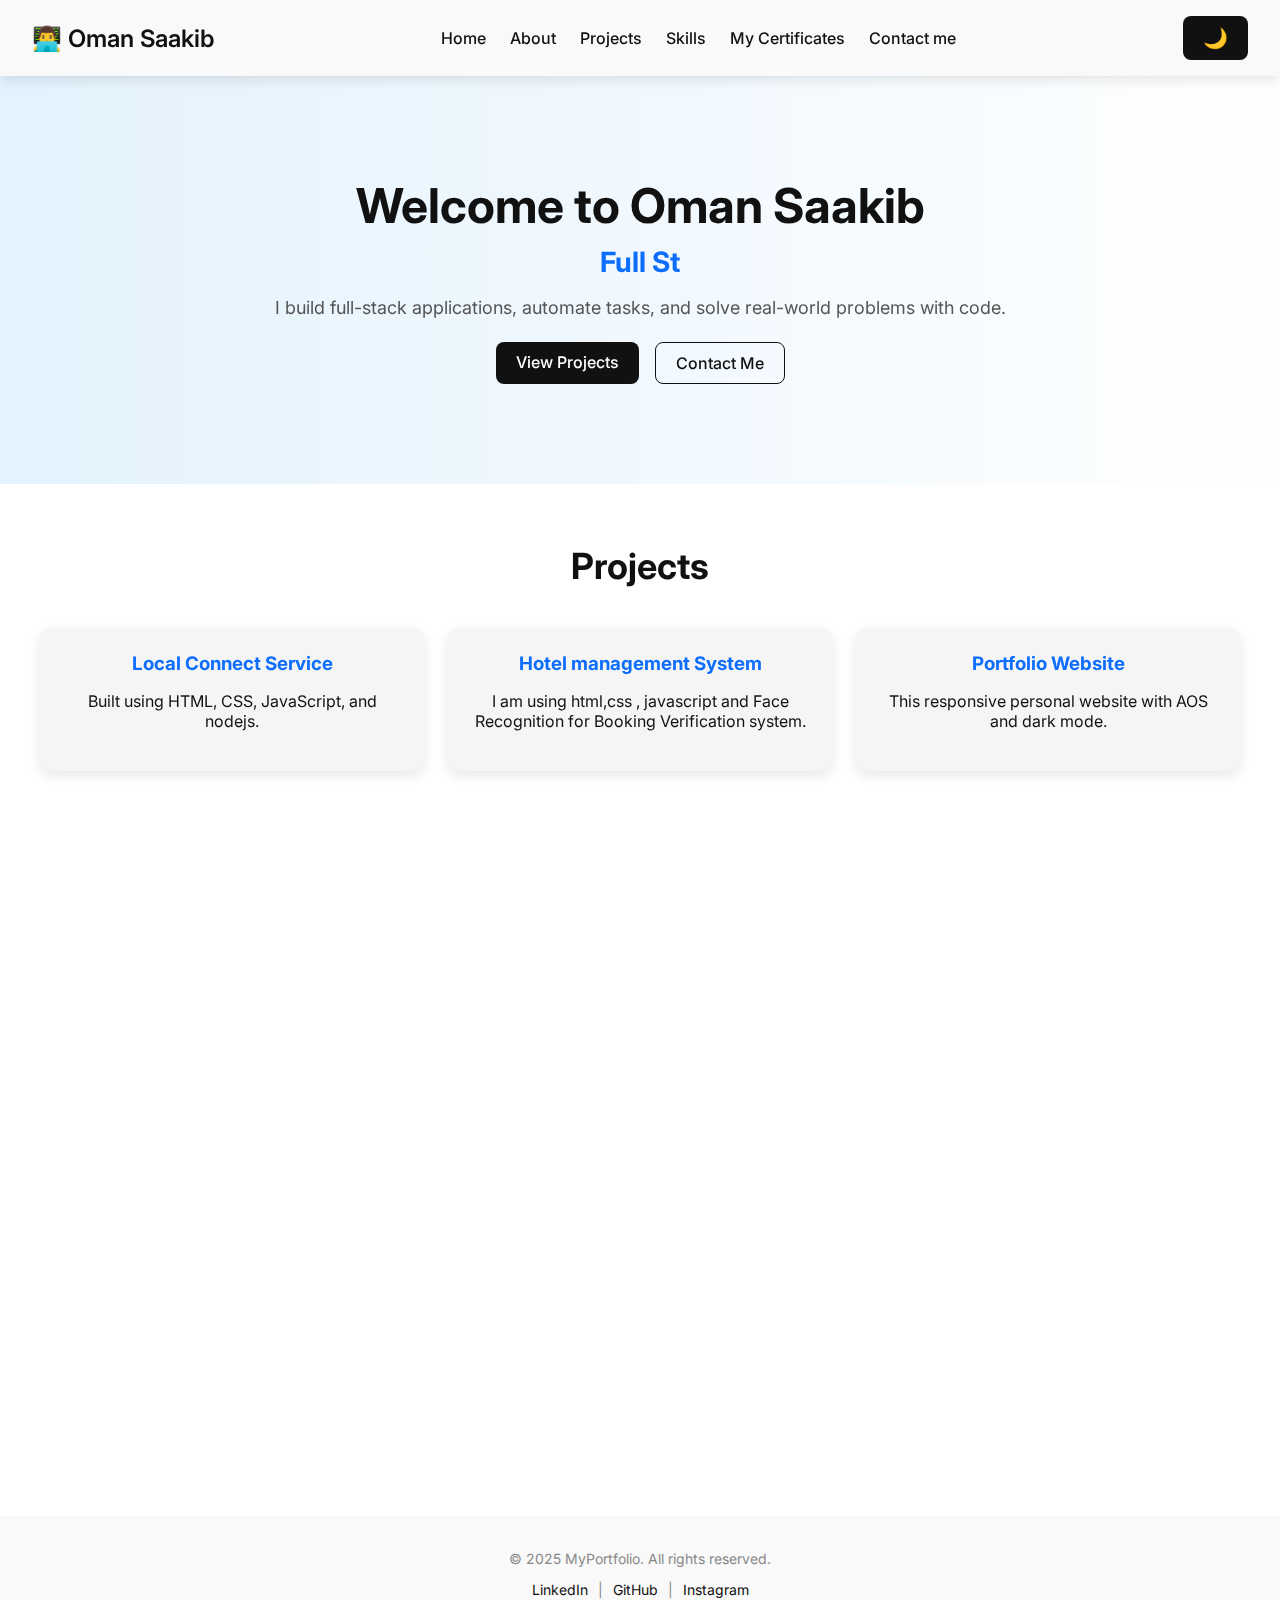
<file: index.html>
<!DOCTYPE html>
<html lang="en">

<head>
    <meta charset="UTF-8" />
    <meta name="viewport" content="width=device-width, initial-scale=1.0" />
    <title>My Portfolio</title>
    <link rel="stylesheet" href="style.css" />
    <link href="https://fonts.googleapis.com/css2?family=Inter:wght@400;600;800&display=swap" rel="stylesheet">
    <link href="https://unpkg.com/aos@2.3.1/dist/aos.css" rel="stylesheet">
</head>

<body>
    <header>
        <nav class="navbar">
            <div class="logo">👨‍💻 Oman Saakib</div>
            <ul class="nav-links">
                <li><a href="index.html">Home</a></li>
                <li><a href="about.html">About</a></li>
                <li><a href="projects.html">Projects</a></li>
                <li><a href="skills.html">Skills</a></li>
                <li><a href="cerficate.html">My Certificates</a></li>
                <li><a href="contact.html">Contact me</a></li>
            </ul>
            <div class="nav-buttons">
                
                <!-- 🌗 Theme Toggle Button -->
                <button id="theme-toggle" class="btn theme-toggle">🌙</button>
            </div>

        </nav>
    </header>

    <!-- Hero Section -->
    <section class="hero" id="home">
        <div class="hero-overlay" data-aos="fade-up">
            <h1>Welcome to Oman Saakib</h1>
            <h2><span id="typing"></span></h2>
            <p>I build full-stack applications, automate tasks, and solve real-world problems with code.</p>
            <div class="hero-buttons">
                <a href="projects.html" class="btn">View Projects</a>
                <a href="#contact" class="btn btn-light">Contact Me</a>
            </div>
        </div>
    </section>

    <!-- Projects Section -->
    <section class="projects" id="projects">
        <h2 data-aos="fade-right">Projects</h2>
        <div class="project-grid">
            <div class="project-card" data-aos="zoom-in">
                <h3>Local Connect Service</h3>
                <p>Built using HTML, CSS, JavaScript, and nodejs.</p>
            </div>
            <div class="project-card" data-aos="zoom-in" data-aos-delay="100">
                <h3>Hotel management System</h3>
                <p>I am using html,css , javascript and Face Recognition for Booking Verification system. </p>
            </div>
            <div class="project-card" data-aos="zoom-in" data-aos-delay="200">
                <h3>Portfolio Website</h3>
                <p>This responsive personal website with AOS and dark mode.</p>
            </div>
        </div>
    </section>

    <!-- Skills Section -->
    <section class="skills" id="skills">
        <h2 data-aos="fade-left">Skills</h2>
        <div class="skills-grid">
            <div class="skill-item" data-aos="flip-left">HTML</div>
            <div class="skill-item" data-aos="flip-left" data-aos-delay="100">CSS</div>
            <div class="skill-item" data-aos="flip-left" data-aos-delay="200">JavaScript</div>
            <div class="skill-item" data-aos="flip-left" data-aos-delay="300">python</div>
            <div class="skill-item" data-aos="flip-left" data-aos-delay="400">Node.js</div>
            <div class="skill-item" data-aos="flip-left" data-aos-delay="500">MongoDB</div>
            <div class="skill-item" data-aos="flip-left" data-aos-delay="500">Java</div>
            <div class="skill-item" data-aos="flip-left" data-aos-delay="500">Sql</div>
        </div>
    </section>

    <!-- Contact Section -->
    <section class="contact" id="contact">
        <h2 data-aos="fade-up">Contact Me</h2>
        <form class="contact-form" data-aos="fade-up" data-aos-delay="200">
            <input type="text" placeholder="Your Name" required />
            <input type="email" placeholder="Your Email" required />
            <textarea placeholder="Your Message" required></textarea>
            <button type="submit" class="btn">Send Message</button>
        </form>
    </section>

    <!-- Footer -->
    <!-- Footer -->
<footer>
    <p>&copy; 2025 MyPortfolio. All rights reserved.</p>
    <div class="socials">
        <a href="https://www.linkedin.com/in/oman-saakib-7404b0255/" target="_blank">LinkedIn</a> |
        <a href="https://github.com/codingwithomansaakib" target="_blank">GitHub</a> |
        <a href="https://www.instagram.com/oman_saakib07/" target="_blank">Instagram</a>
    </div>
</footer>


    <!-- Scripts -->
    <link href="https://unpkg.com/aos@2.3.4/dist/aos.css" rel="stylesheet" />
    <script src="https://unpkg.com/aos@2.3.1/dist/aos.js"></script>
    <script>
        AOS.init();
    </script>
    <script src="script.js"></script>
</body>

</html>
</file>
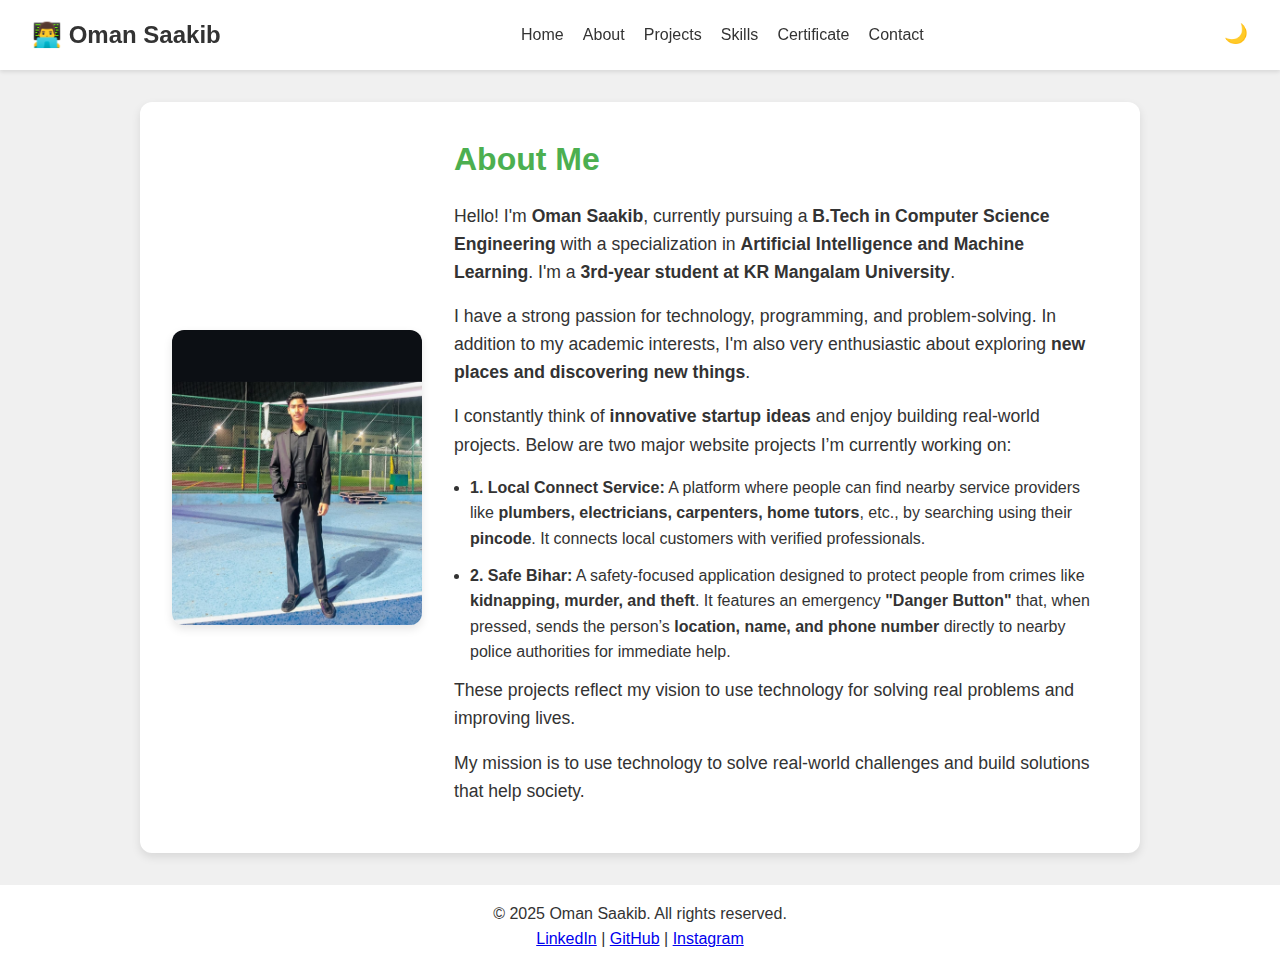
<file: about.html>
<!DOCTYPE html>
<html lang="en">

<head>
  <meta charset="UTF-8" />
  <meta name="viewport" content="width=device-width, initial-scale=1.0" />
  <title>About Me</title>
  <style>
    :root {
      --bg-color: #f0f0f0;
      --text-color: #333;
      --primary: #4caf50;
      --card-bg: #ffffff;
      --shadow: rgba(0, 0, 0, 0.1);
    }

    body.dark-mode {
      --bg-color: #121212;
      --text-color: #f9f9f9;
      --card-bg: #1e1e1e;
      --shadow: rgba(255, 255, 255, 0.05);
    }

    * {
      margin: 0;
      padding: 0;
      box-sizing: border-box;
      transition: background 0.3s, color 0.3s;
    }

    body {
      font-family: 'Segoe UI', sans-serif;
      background-color: var(--bg-color);
      color: var(--text-color);
      line-height: 1.6;
    }

    .navbar {
      background: var(--card-bg);
      display: flex;
      justify-content: space-between;
      align-items: center;
      padding: 1rem 2rem;
      box-shadow: 0 2px 4px var(--shadow);
      position: sticky;
      top: 0;
      z-index: 1000;
    }

    .navbar .logo {
      font-weight: bold;
      font-size: 1.5rem;
    }

    .navbar ul {
      list-style: none;
      display: flex;
      gap: 1.2rem;
    }

    .navbar ul li a {
      text-decoration: none;
      color: var(--text-color);
      font-weight: 500;
    }

    .navbar ul li a:hover {
      color: var(--primary);
    }

    .theme-toggle {
      background: none;
      border: none;
      font-size: 1.2rem;
      cursor: pointer;
    }

    .about-container {
      max-width: 1000px;
      margin: 2rem auto;
      padding: 2rem;
      background: var(--card-bg);
      box-shadow: 0 4px 10px var(--shadow);
      border-radius: 12px;
      display: flex;
      flex-wrap: wrap;
      gap: 2rem;
      align-items: center;
    }

    .about-container img {
      width: 250px;
      border-radius: 12px;
      box-shadow: 0 4px 10px var(--shadow);
    }

    .about-text {
      flex: 1;
    }

    .about-text h1 {
      font-size: 2rem;
      margin-bottom: 1rem;
      color: var(--primary);
    }

    .about-text p {
      margin-bottom: 1rem;
      font-size: 1.1rem;
    }

    .about-text ul {
      padding-left: 1rem;
      margin-top: 1rem;
    }

    .about-text ul li {
      margin-bottom: 0.7rem;
      font-size: 1rem;
    }

    footer {
      text-align: center;
      padding: 1rem;
      background: var(--card-bg);
      color: var(--text-color);
      margin-top: 2rem;
    }

    @media (max-width: 768px) {
      .about-container {
        flex-direction: column;
        align-items: flex-start;
      }

      .about-container img {
        width: 100%;
        max-width: 300px;
        align-self: center;
      }
    }
  </style>
</head>

<body>
  <header>
    <nav class="navbar">
      <div class="logo">👨‍💻 Oman Saakib</div>
      <ul class="nav-links">
        <li><a href="index.html">Home</a></li>
        <li><a href="about.html">About</a></li>
        <li><a href="projects.html">Projects</a></li>
        <li><a href="skills.html">Skills</a></li>
        <li><a href="certificate.html">Certificate</a></li>
        <li><a href="contact.html">Contact</a></li>
      </ul>
      <div class="nav-buttons">
        <button id="theme-toggle" class="btn theme-toggle">🌙</button>
      </div>
    </nav>
  </header>

  <main class="about-container">
    <img src="my image.jpg" alt="Oman Saakib Photo" />
    <div class="about-text">
      <h1>About Me</h1>
      <p>Hello! I'm <strong>Oman Saakib</strong>, currently pursuing a <strong>B.Tech in Computer Science
          Engineering</strong> with a specialization in <strong>Artificial Intelligence and Machine Learning</strong>.
        I'm a <strong>3rd-year student at KR Mangalam University</strong>.</p>

      <p>I have a strong passion for technology, programming, and problem-solving. In addition to my academic interests,
        I'm also very enthusiastic about exploring <strong>new places and discovering new things</strong>.</p>

      <p>I constantly think of <strong>innovative startup ideas</strong> and enjoy building real-world projects. Below
        are two major website projects I’m currently working on:</p>

      <ul>
        <li><strong>1. Local Connect Service:</strong> A platform where people can find nearby service providers like
          <strong>plumbers, electricians, carpenters, home tutors</strong>, etc., by searching using their
          <strong>pincode</strong>. It connects local customers with verified professionals.
        </li>
        <li><strong>2. Safe Bihar:</strong> A safety-focused application designed to protect people from crimes like
          <strong>kidnapping, murder, and theft</strong>. It features an emergency <strong>"Danger Button"</strong>
          that, when pressed, sends the person’s <strong>location, name, and phone number</strong> directly to nearby
          police authorities for immediate help.
        </li>
      </ul>

      <p>These projects reflect my vision to use technology for solving real problems and improving lives.</p>

      <p>My mission is to use technology to solve real-world challenges and build solutions that help society.</p>
    </div>


    </div>
  </main>

  <footer>

    <p>&copy; 2025 Oman Saakib. All rights reserved.</p>
    <div class="socials">
      <a href="https://www.linkedin.com/in/oman-saakib-7404b0255/" target="_blank">LinkedIn</a> |
      <a href="https://github.com/codingwithomansaakib" target="_blank">GitHub</a> |
      <a href="https://www.instagram.com/oman_saakib07/" target="_blank">Instagram</a>
    </div>
  </footer>


  <script>
    const themeToggle = document.getElementById("theme-toggle");
    themeToggle.addEventListener("click", () => {
      document.body.classList.toggle("dark-mode");
      themeToggle.textContent = document.body.classList.contains("dark-mode") ? "☀️" : "🌙";
    });
  </script>
</body>

</html>
</file>
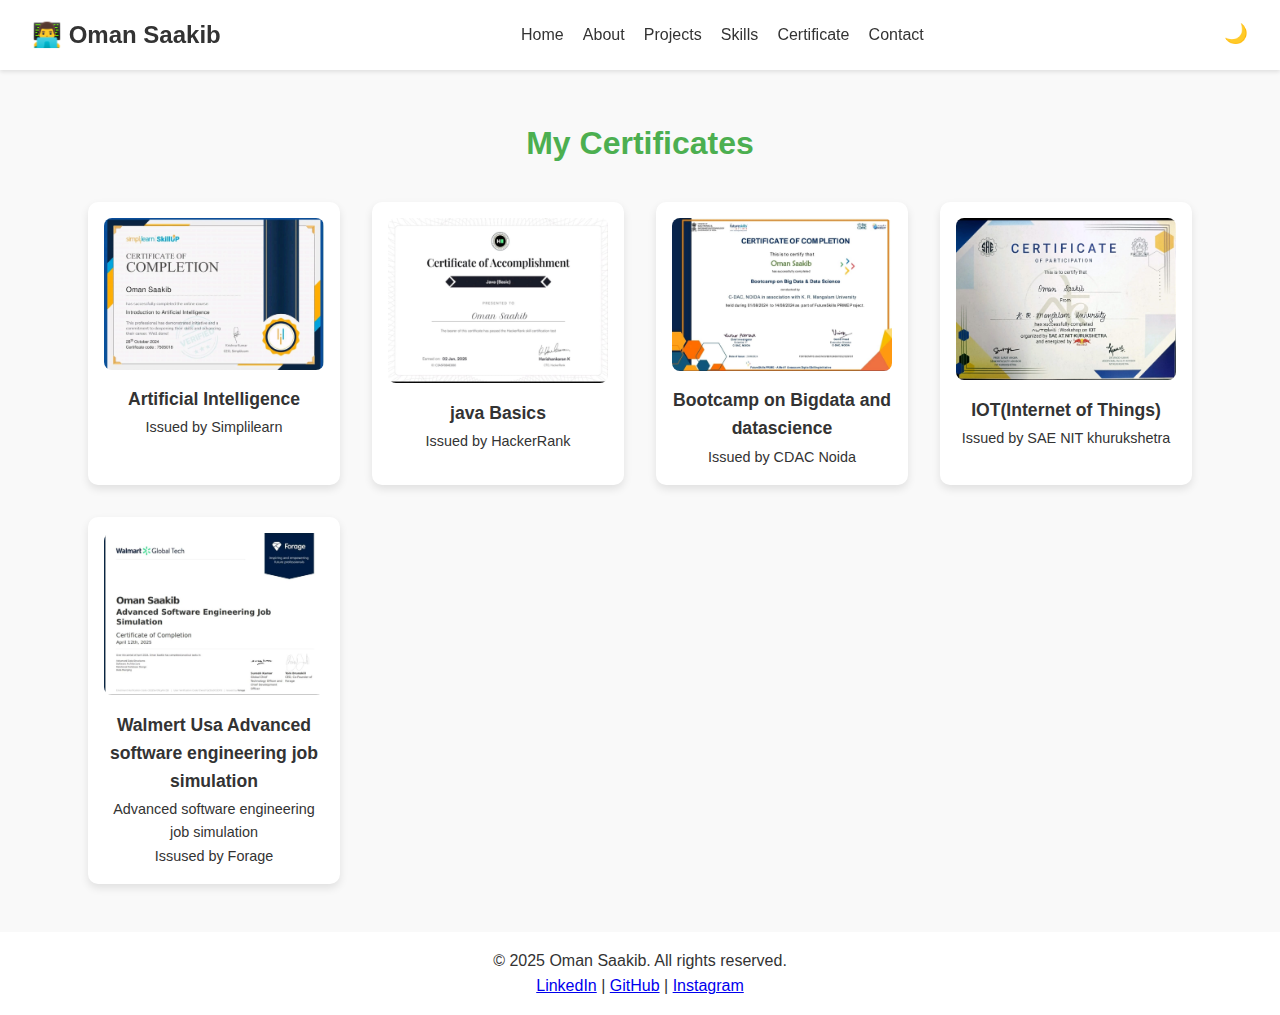
<file: cerficate.html>
<!DOCTYPE html>
<html lang="en">
<head>
  <meta charset="UTF-8" />
  <meta name="viewport" content="width=device-width, initial-scale=1.0"/>
  <title>Certificates</title>
  <style>
    /* Root Variables */
:root {
  --bg-color: #f9f9f9;
  --text-color: #333;
  --primary: #4caf50;
  --card-bg: #fff;
  --shadow: rgba(0, 0, 0, 0.1);
}

body.dark-mode {
  --bg-color: #121212;
  --text-color: #f1f1f1;
  --card-bg: #1e1e1e;
  --shadow: rgba(255, 255, 255, 0.05);
}

* {
  margin: 0;
  padding: 0;
  box-sizing: border-box;
  transition: background 0.3s, color 0.3s;
}

body {
  font-family: 'Segoe UI', sans-serif;
  background-color: var(--bg-color);
  color: var(--text-color);
  line-height: 1.6;
}

/* Navbar */
.navbar {
  background: var(--card-bg);
  padding: 1rem 2rem;
  display: flex;
  justify-content: space-between;
  align-items: center;
  box-shadow: 0 2px 4px var(--shadow);
  position: sticky;
  top: 0;
  z-index: 1000;
}

.navbar .logo {
  font-size: 1.5rem;
  font-weight: bold;
}

.navbar ul {
  display: flex;
  list-style: none;
  gap: 1.2rem;
}

.navbar ul li a {
  text-decoration: none;
  color: var(--text-color);
  font-weight: 500;
}

.navbar ul li a:hover {
  color: var(--primary);
}

.theme-toggle {
  background: none;
  border: none;
  font-size: 1.2rem;
  cursor: pointer;
}

/* Certificate Section */
.certificate-section {
  max-width: 1200px;
  margin: 2rem auto;
  padding: 1rem;
}

.certificate-section h2 {
  text-align: center;
  color: var(--primary);
  margin-bottom: 2rem;
  font-size: 2rem;
}

/* Grid layout */
.certificate-grid {
  display: grid;
  grid-template-columns: repeat(auto-fit, minmax(250px, 1fr));
  gap: 2rem;
  padding: 0 2rem;
}

/* Certificate card */
.certificate-card {
  background: var(--card-bg);
  padding: 1rem;
  border-radius: 10px;
  text-align: center;
  box-shadow: 0 4px 8px var(--shadow);
  transition: transform 0.3s ease;
}

.certificate-card:hover {
  transform: translateY(-5px);
  box-shadow: 0 6px 12px var(--shadow);
}

.certificate-card img {
  width: 100%;
  max-height: 180px; /* Resize image */
  object-fit: contain;
  border-radius: 8px;
  margin-bottom: 0.5rem;
}

.certificate-card h3 {
  font-size: 1.1rem;
  margin-bottom: 0.2rem;
}

.certificate-card p {
  font-size: 0.9rem;
  color: var(--text-color);
}

/* Footer */
footer {
  text-align: center;
  padding: 1rem;
  background: var(--card-bg);
  color: var(--text-color);
  margin-top: 2rem;
}

/* Responsive adjustments */
@media (max-width: 600px) {
  .navbar ul {
    flex-direction: column;
    gap: 0.8rem;
  }

  .certificate-card {
    padding: 0.8rem;
  }
}

  </style>
</head>
<body>
  <header>
    <nav class="navbar">
      <div class="logo">👨‍💻 Oman Saakib</div>
      <ul class="nav-links">
        <li><a href="index.html">Home</a></li>
        <li><a href="about.html">About</a></li>
        <li><a href="projects.html">Projects</a></li>
        <li><a href="skills.html">Skills</a></li>
        <li><a href="cerficate.html">Certificate</a></li>
        <li><a href="contact.html">Contact</a></li>
      </ul>
      <div class="nav-buttons">
        <button id="theme-toggle" class="btn theme-toggle">🌙</button>
      </div>
    </nav>
  </header>

  <main class="certificate-section">
  <h2>My Certificates</h2>

  <div class="certificate-grid">
    <div class="certificate-card">
      <img src="Itroduction to ai.jpg" alt="AI Certificate" />
      <h3>Artificial Intelligence</h3>
      <p>Issued by Simplilearn</p>
    </div>

    <div class="certificate-card">
      <img src="java certificate.jpg" alt="Java Certificate" />
      <h3>java Basics</h3>
      <p>Issued by HackerRank</p>
    </div>

    <div class="certificate-card">
      <img src="datascience and bigdata internship.jpg" alt="datascience and big data" />
      <h3>Bootcamp on Bigdata and datascience</h3>
      <p>Issued by CDAC Noida</p>
    </div>

    <div class="certificate-card">
      <img src="Nit khurukshetra.jpg" alt="Nit khurukshetra" />
      <h3>IOT(Internet of Things)</h3>
      <p>Issued by SAE NIT khurukshetra</p>
    </div>

    <div class="certificate-card">
      <img src="Walmert usa.jpg" alt=" walmert usa Advanced software engineering job simulation" />
      <h3>Walmert Usa Advanced software engineering job simulation</h3>
      <p> Advanced software engineering job simulation</p>
      <p> Issused by Forage</p>
    </div>

    <!-- Add more certificate-card divs as needed -->
  </div>
</main>


  <footer>

    <p>&copy; 2025 Oman Saakib. All rights reserved.</p>
    <div class="socials">
      <a href="https://www.linkedin.com/in/oman-saakib-7404b0255/" target="_blank">LinkedIn</a> |
      <a href="https://github.com/codingwithomansaakib" target="_blank">GitHub</a> |
      <a href="https://www.instagram.com/oman_saakib07/" target="_blank">Instagram</a>
    </div>
  </footer>

  <script>
    const themeToggle = document.getElementById("theme-toggle");
    themeToggle.addEventListener("click", () => {
      document.body.classList.toggle("dark-mode");
      themeToggle.textContent = document.body.classList.contains("dark-mode") ? "☀️" : "🌙";
    });
  </script>
</body>
</html>
</file>
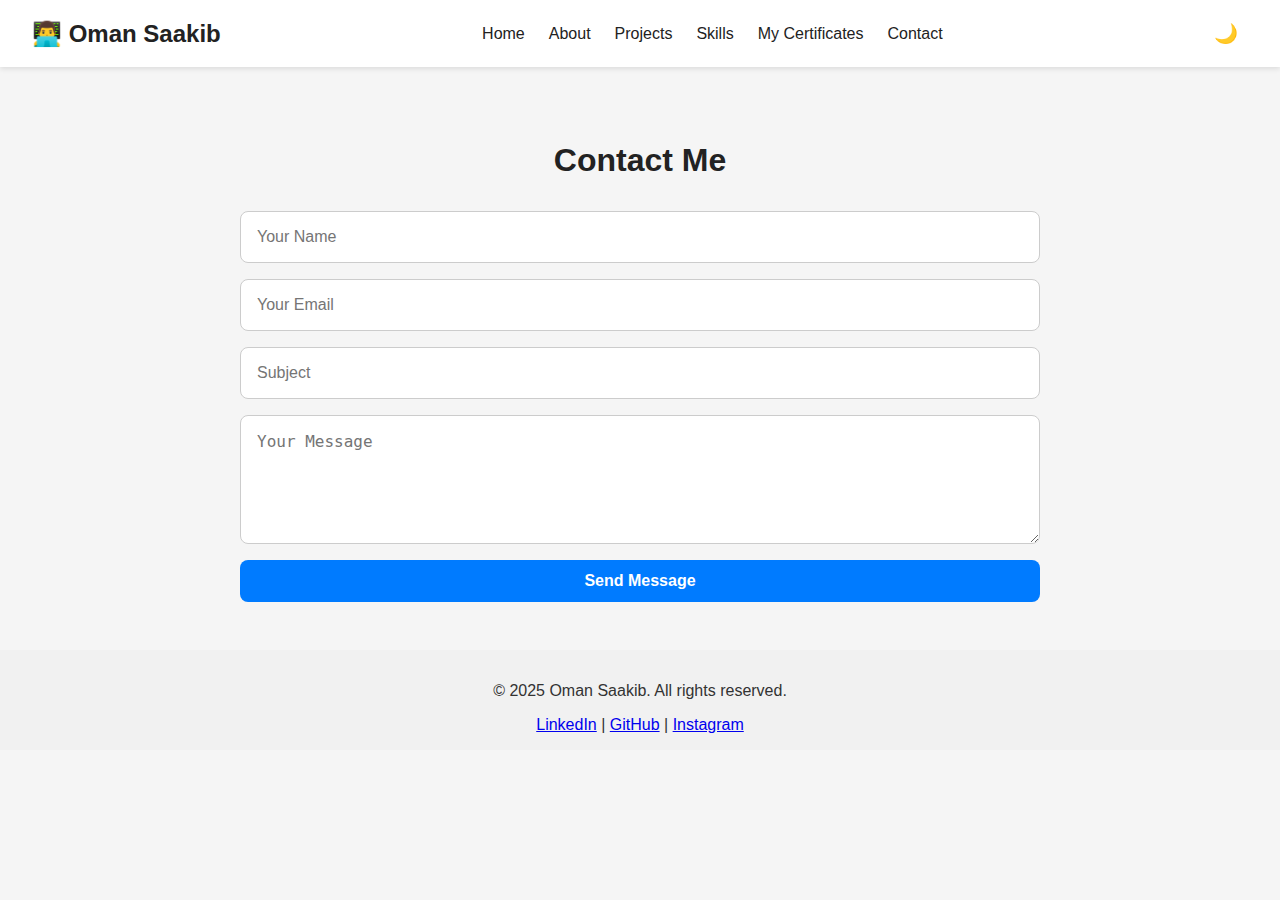
<file: contact.html>
<!DOCTYPE html>
<html lang="en">
<head>
  <meta charset="UTF-8" />
  <meta name="viewport" content="width=device-width, initial-scale=1.0"/>
  <title>Contact</title>
  <style>
    /* Base styles */
body {
  font-family: 'Segoe UI', Tahoma, Geneva, Verdana, sans-serif;
  margin: 0;
  padding: 0;
  background-color: #f5f5f5;
  color: #222;
  transition: background-color 0.3s, color 0.3s;
}

header {
  background-color: #ffffff;
  padding: 1rem 2rem;
  box-shadow: 0 2px 5px rgba(0, 0, 0, 0.1);
  position: sticky;
  top: 0;
  z-index: 999;
}

.navbar {
  display: flex;
  align-items: center;
  justify-content: space-between;
}

.logo {
  font-size: 1.5rem;
  font-weight: bold;
  color: #222;
}

.nav-links {
  list-style: none;
  display: flex;
  gap: 1.5rem;
  margin: 0;
  padding: 0;
}

.nav-links li a {
  text-decoration: none;
  color: #222;
  font-weight: 500;
  transition: color 0.2s;
}

.nav-links li a:hover {
  color: #007bff;
}

.nav-buttons {
  display: flex;
  align-items: center;
}

.theme-toggle {
  padding: 6px 10px;
  font-size: 1.2rem;
  background: none;
  border: none;
  cursor: pointer;
}

/* Contact section */
.contact-container {
  padding: 3rem 2rem;
  max-width: 800px;
  margin: auto;
}

.contact-container h2 {
  text-align: center;
  margin-bottom: 2rem;
  font-size: 2rem;
  color: #222;
}

.contact-form {
  display: flex;
  flex-direction: column;
  gap: 1rem;
}

.contact-form input,
.contact-form textarea {
  padding: 1rem;
  font-size: 1rem;
  border: 1px solid #ccc;
  border-radius: 8px;
  background-color: white;
  color: #222;
}

.contact-form button {
  padding: 0.75rem;
  font-size: 1rem;
  border: none;
  background-color: #007bff;
  color: white;
  font-weight: bold;
  border-radius: 8px;
  cursor: pointer;
  transition: background-color 0.3s;
}

.contact-form button:hover {
  background-color: #0056b3;
}

/* Footer */
footer {
  text-align: center;
  padding: 1rem;
  background-color: #f1f1f1;
  color: #333;
}

/* Dark Mode */
body.dark-mode {
  background-color: #121212;
  color: #f5f5f5;
}

body.dark-mode header {
  background-color: #1e1e1e;
}

body.dark-mode .nav-links li a {
  color: #f5f5f5;
}

body.dark-mode .nav-links li a:hover {
  color: #66ccff;
}

body.dark-mode .logo {
  color: #f5f5f5;
}

body.dark-mode .contact-form input,
body.dark-mode .contact-form textarea {
  background-color: #1e1e1e;
  color: #f5f5f5;
  border: 1px solid #444;
}

body.dark-mode .contact-form button {
  background-color: #66ccff;
  color: #000;
}

body.dark-mode .contact-form button:hover {
  background-color: #33bbff;
}

body.dark-mode footer {
  background-color: #1e1e1e;
  color: #ccc;
}

/* Responsive */
@media (max-width: 768px) {
  .nav-links {
    flex-direction: column;
    gap: 1rem;
  }

  .navbar {
    flex-direction: column;
    gap: 1rem;
  }
}

  </style>
</head>
<body>
 <header>
    <nav class="navbar">
      <div class="logo">👨‍💻 Oman Saakib</div>
      <ul class="nav-links">
        <li><a href="index.html">Home</a></li>
        <li><a href="about.html">About</a></li>
        <li><a href="projects.html">Projects</a></li>
        <li><a href="skills.html">Skills</a></li>
        <li><a href="cerficate.html">My Certificates</a></li>
        <li><a href="contact.html">Contact</a></li>
      </ul>
      <div class="nav-buttons">
        <button id="theme-toggle" class="btn theme-toggle">🌙</button>
      </div>
    </nav>
  </header>

  <main class="contact-container">
    <h2>Contact Me</h2>
    <form class="contact-form">
      <input type="text" placeholder="Your Name" required />
      <input type="email" placeholder="Your Email" required />
      <input type="text" placeholder="Subject" required />
      <textarea rows="5" placeholder="Your Message" required></textarea>
      <button type="submit">Send Message</button>
    </form>
  </main>

 <footer>

    <p>&copy; 2025 Oman Saakib. All rights reserved.</p>
    <div class="socials">
      <a href="https://www.linkedin.com/in/oman-saakib-7404b0255/" target="_blank">LinkedIn</a> |
      <a href="https://github.com/codingwithomansaakib" target="_blank">GitHub</a> |
      <a href="https://www.instagram.com/oman_saakib07/" target="_blank">Instagram</a>
    </div>
  </footer>

  <script>
    const themeToggle = document.getElementById("theme-toggle");
    themeToggle.addEventListener("click", () => {
      document.body.classList.toggle("dark-mode");
    });
  </script>
</body>
</html>
</file>
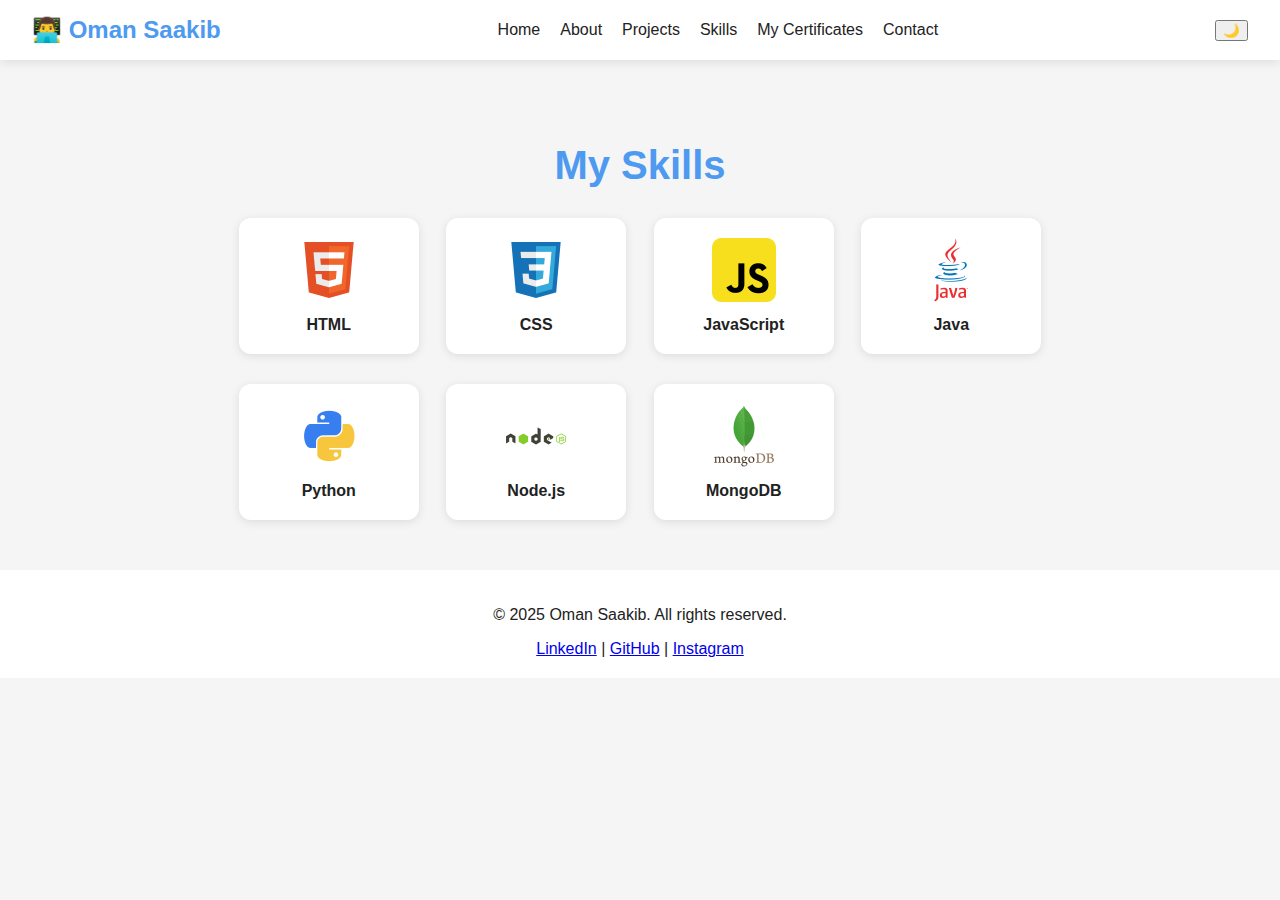
<file: skills.html>
<!DOCTYPE html>
<html lang="en">
<head>
  <meta charset="UTF-8" />
  <meta name="viewport" content="width=device-width, initial-scale=1.0"/>
  <title>My Skills</title>
  <style>
    /* === Root Variables === */
:root {
  --bg-light: #f5f5f5;
  --text-light: #222;
  --card-light: #ffffff;

  --bg-dark: #121212;
  --text-dark: #f5f5f5;
  --card-dark: #1e1e1e;

  --primary: #4e9af1;
  --accent-color: #4e9af1;

  --shadow: 0 2px 10px rgba(0, 0, 0, 0.1);
  --transition-speed: 0.3s;
}

/* === Global Styles === */
body {
  margin: 0;
  font-family: 'Poppins', sans-serif;
  background-color: var(--bg-light);
  color: var(--text-light);
  transition: background-color var(--transition-speed), color var(--transition-speed);
}

.dark-mode {
  background-color: var(--bg-dark);
  color: var(--text-dark);
}

/* === Navbar === */
.navbar {
  display: flex;
  justify-content: space-between;
  align-items: center;
  padding: 16px 32px;
  background-color: var(--card-light);
  box-shadow: var(--shadow);
  position: sticky;
  top: 0;
  z-index: 1000;
  transition: background-color var(--transition-speed);
}

.dark-mode .navbar {
  background-color: var(--card-dark);
}

.logo {
  font-size: 24px;
  font-weight: 600;
  color: var(--primary);
}

.navbar nav {
  display: flex;
  align-items: center;
  gap: 20px;
}

.navbar a {
  text-decoration: none;
  color: var(--text-light);
  font-weight: 500;
  transition: color 0.3s;
}

.dark-mode .navbar a {
  color: var(--text-dark);
}

.navbar a:hover {
  color: var(--primary);
}

.nav-links {
  display: flex;
  list-style: none;
  gap: 20px;
  padding-left: 0;
  margin: 0;
}

/* === Hamburger Button === */
.hamburger {
  display: none;
  flex-direction: column;
  gap: 4px;
  cursor: pointer;
}

.hamburger span {
  width: 25px;
  height: 3px;
  background-color: var(--text-light);
  transition: 0.3s;
}

.dark-mode .hamburger span {
  background-color: var(--text-dark);
}

.nav-buttons {
  font-size: 18px;
  background: none;
  border: none;
  cursor: pointer;
  color: var(--text-light);
  transition: color 0.3s;
}

.dark-mode #theme-toggle {
  color: var(--text-dark);
}

/* === Skills Section === */
.skills-section {
  padding: 50px 20px;
  max-width: 1200px;
  margin: auto;
  text-align: center;
}

.skills-section h2 {
  font-size: 2.5rem;
  margin-bottom: 30px;
  color: var(--primary);
}

.skills-grid {
  display: grid;
  grid-template-columns: repeat(auto-fit, minmax(140px, 1fr));
  gap: 30px;
  justify-items: center;
  max-width: 800px;
  margin: 0 auto;
}

.skill-card {
  background-color: var(--card-light);
  padding: 20px;
  border-radius: 12px;
  box-shadow: var(--shadow);
  transition: transform 0.3s ease, background-color var(--transition-speed);
  width: 100%;
  max-width: 140px;
  text-align: center;
}

.dark-mode .skill-card {
  background-color: var(--card-dark);
}

.skill-card:hover {
  transform: translateY(-8px);
}

.skill-card img {
  width: 64px;
  height: 64px;
  object-fit: contain;
  margin-bottom: 10px;
}

.skill-card p {
  margin: 0;
  font-weight: 600;
  font-size: 1rem;
}

/* === Footer === */
footer {
  text-align: center;
  padding: 20px;
  background-color: var(--card-light);
  color: var(--text-light);
  transition: background-color var(--transition-speed), color var(--transition-speed);
}

.dark-mode footer {
  background-color: var(--card-dark);
  color: var(--text-dark);
}

/* === Responsive === */
@media (max-width: 768px) {
  .skills-section h2 {
    font-size: 2rem;
    text-align: left; /* Align title to left on mobile */
  }

  .skills-grid {
    grid-template-columns: 1fr; /* One card per row */
    gap: 20px;
    justify-items: start; /* Align cards to left */
    padding-left: 10px; /* Add some left padding */
  }

  .skill-card {
    max-width: none; /* Take full width */
  }

  .navbar nav {
    display: none;
    flex-direction: column;
    width: 100%;
    background-color: var(--card-light);
    position: absolute;
    top: 65px;
    left: 0;
    padding: 15px 0;
    box-shadow: var(--shadow);
  }

  .dark-mode .navbar nav {
    background-color: var(--card-dark);
  }

  .navbar nav.active {
    display: flex;
  }

  .hamburger {
    display: flex;
  }
}


/* === AOS Animation Compatibility === */
[data-aos] {
  opacity: 0;
  transition-property: transform, opacity;
  transition-duration: 1s;
}

[data-aos].aos-animate {
  opacity: 1;
}
  </style>
</head>
<body>
    <!-- Navbar -->
  <header>
    <nav class="navbar">
      <div class="logo">👨‍💻 Oman Saakib</div>
      <div class="hamburger" id="hamburger">
        <span></span>
        <span></span>
        <span></span>
      </div>
      <ul class="nav-links" id="nav-links">
        <li><a href="index.html">Home</a></li>
        <li><a href="about.html">About</a></li>
        <li><a href="projects.html">Projects</a></li>
        <li><a href="skills.html">Skills</a></li>
        <li><a href="cerficate.html">My Certificates</a></li>
        <li><a href="contact.html">Contact</a></li>
      </ul>
      <div class="nav-buttons">
        <button id="theme-toggle" class="btn theme-toggle">🌙</button>
      </div>
    </nav>
  </header>

  <main class="skills-section">
    <h2 class="section-title">My Skills</h2>
    <div class="skills-grid">
      <div class="skill-card">
        <img src="html.png.png" alt="HTML">
        <p>HTML</p>
      </div>
      <div class="skill-card">
        <img src="css.png.png" alt="CSS">
        <p>CSS</p>
      </div>
      <div class="skill-card">
        <img src="javascript.png.png" alt="JavaScript">
        <p>JavaScript</p>
      </div>
      <div class="skill-card">
        <img src="java.png.png" alt="Java">
        <p>Java</p>
      </div>
      <div class="skill-card">
        <img src="python.png.png" alt="Python">
        <p>Python</p>
      </div>
      <div class="skill-card">
        <img src="nodejs.png.png" alt="Node.js">
        <p>Node.js</p>
      </div>
      <div class="skill-card">
        <img src="mongodb.png.png" alt="MongoDB">
        <p>MongoDB</p>
      </div>
    </div>
  </main>

  <footer>
    <p>&copy; 2025 Oman Saakib. All rights reserved.</p>
    <div class="socials">
      <a href="https://www.linkedin.com/in/oman-saakib-7404b0255/" target="_blank">LinkedIn</a> |
      <a href="https://github.com/codingwithomansaakib" target="_blank">GitHub</a> |
      <a href="https://www.instagram.com/oman_saakib07/" target="_blank">Instagram</a>
    </div>
  </footer>

  <script>
    // === Dark Mode Toggle ===
    document.addEventListener('DOMContentLoaded', () => {
      const toggle = document.getElementById('theme-toggle');
      const body = document.body;

      if (localStorage.getItem('theme') === 'dark') {
        body.classList.add('dark-mode');
        toggle.textContent = '☀️';
      }

      toggle.addEventListener('click', () => {
        body.classList.toggle('dark-mode');
        const isDark = body.classList.contains('dark-mode');
        toggle.textContent = isDark ? '☀️' : '🌙';
        localStorage.setItem('theme', isDark ? 'dark' : 'light');
      });
    });

    // === Hamburger Menu Toggle ===
    const hamburger = document.getElementById('hamburger');
    const navLinks = document.getElementById('nav-links');

    hamburger.addEventListener('click', () => {
      navLinks.classList.toggle('active');
      hamburger.classList.toggle('open');
    });
  </script>
</body>
</html>
</file>
<file: style.css>
/* -------------------- Variables -------------------- */
:root {
  --bg-color: #ffffff;
  --text-color: #111111;
  --nav-bg: #f9f9f9;
  --card-bg: #f5f5f5;
  --accent-color: #0d6efd;
  --btn-bg: #111111;
  --btn-color: #ffffff;
  --shadow: 0 4px 12px rgba(0, 0, 0, 0.1);
  --link-color: #0d6efd;
  --border-color: #ccc;
}

body.dark-mode {
  --bg-color: #121212;
  --text-color: #f0f0f0;
  --nav-bg: #1e1e1e;
  --card-bg: #1c1c1c;
  --btn-bg: #ffffff;
  --btn-color: #000000;
  --shadow: 0 4px 12px rgba(255, 255, 255, 0.05);
  --link-color: #90caf9;
  --border-color: #444;
}

/* -------------------- Global Styles -------------------- */
body {
  margin: 0;
  font-family: 'Inter', sans-serif;
  background-color: var(--bg-color);
  color: var(--text-color);
  transition: background-color 0.4s ease, color 0.4s ease;
}

h1, h2, h3 {
  margin: 0;
}

section {
  padding: 60px 20px;
  text-align: center;
}

a {
  text-decoration: none;
  color: var(--link-color);
}

/* -------------------- Navbar -------------------- */
.navbar {
  display: flex;
  justify-content: space-between;
  align-items: center;
  background-color: var(--nav-bg);
  padding: 16px 32px;
  box-shadow: var(--shadow);
  position: sticky;
  top: 0;
  z-index: 1000;
}

.logo {
  font-size: 24px;
  font-weight: 600;
}

.nav-links {
  display: flex;
  gap: 24px;
  list-style: none;
  margin: 0;
  padding: 0;
}

.nav-links a {
  color: var(--text-color);
  font-weight: 500;
  transition: color 0.3s;
}

.nav-links a:hover {
  color: var(--accent-color);
}

.nav-buttons {
  display: flex;
  gap: 12px;
  align-items: center;
}

.theme-toggle {
  font-size: 20px;
  background: none;
  border: none;
  color: var(--text-color);
  cursor: pointer;
  transition: color 0.3s;
}

/* -------------------- Buttons -------------------- */
.btn {
  padding: 10px 20px;
  border: none;
  border-radius: 8px;
  background-color: var(--btn-bg);
  color: var(--btn-color);
  cursor: pointer;
  font-weight: 500;
  transition: all 0.3s ease;
}

.btn:hover {
  opacity: 0.85;
}

.btn-light {
  background-color: transparent;
  border: 1px solid var(--btn-bg);
  color: var(--btn-bg);
}

/* -------------------- Hero Section -------------------- */
.hero {
  background: linear-gradient(to right, #e3f2fd, #ffffff);
  padding: 100px 20px;
}

body.dark-mode .hero {
  background: linear-gradient(to right, #1e1e1e, #121212);
}

.hero h1 {
  font-size: 48px;
  margin-bottom: 10px;
}

.hero h2 span {
  color: var(--accent-color);
  font-size: 28px;
}

.hero p {
  font-size: 18px;
  color: #555;
}

body.dark-mode .hero p {
  color: #aaa;
}

.hero-buttons {
  margin-top: 24px;
  display: flex;
  justify-content: center;
  gap: 16px;
  flex-wrap: wrap;
}

/* -------------------- Project Section -------------------- */
.projects h2 {
  font-size: 36px;
  margin-bottom: 40px;
}

.project-grid {
  display: grid;
  grid-template-columns: repeat(auto-fit, minmax(280px, 1fr));
  gap: 24px;
  padding: 0 20px;
}

.project-card {
  background-color: var(--card-bg);
  padding: 24px;
  border-radius: 12px;
  box-shadow: var(--shadow);
  transition: transform 0.3s ease;
}

.project-card:hover {
  transform: translateY(-6px);
}

.project-card h3 {
  margin-bottom: 8px;
  color: var(--accent-color);
}

/* -------------------- Skills Section -------------------- */
.skills h2 {
  font-size: 36px;
  margin-bottom: 40px;
}

.skills-grid {
  display: grid;
  grid-template-columns: repeat(auto-fit, minmax(120px, 1fr));
  gap: 20px;
  padding: 0 20px;
}

.skill-item {
  background-color: var(--card-bg);
  padding: 12px;
  border-radius: 8px;
  font-weight: 500;
  box-shadow: var(--shadow);
  color: var(--text-color);
}

/* -------------------- Contact Section -------------------- */
.contact h2 {
  font-size: 36px;
  margin-bottom: 40px;
}

.contact-form {
  max-width: 600px;
  margin: 0 auto;
  display: flex;
  flex-direction: column;
  gap: 16px;
}

.contact-form input,
.contact-form textarea {
  padding: 12px 16px;
  border-radius: 8px;
  border: 1px solid var(--border-color);
  background-color: var(--card-bg);
  color: var(--text-color);
  font-size: 16px;
  resize: none;
}

/* -------------------- Footer -------------------- */
footer {
  background-color: var(--nav-bg);
  padding: 20px;
  text-align: center;
  font-size: 14px;
  color: #888;
}

footer .socials {
  margin-top: 8px;
}

footer .socials a {
  margin: 0 6px;
  color: var(--text-color);
}

/* -------------------- Responsive -------------------- */
@media (max-width: 768px) {
  .navbar {
    flex-direction: column;
    align-items: flex-start;
    gap: 12px;
  }

  .nav-links {
    flex-direction: column;
    gap: 12px;
  }

  .hero h1 {
    font-size: 36px;
  }

  .hero h2 span {
    font-size: 22px;
  }

  .project-grid, .skills-grid {
    grid-template-columns: 1fr;
  }
}
</file>
